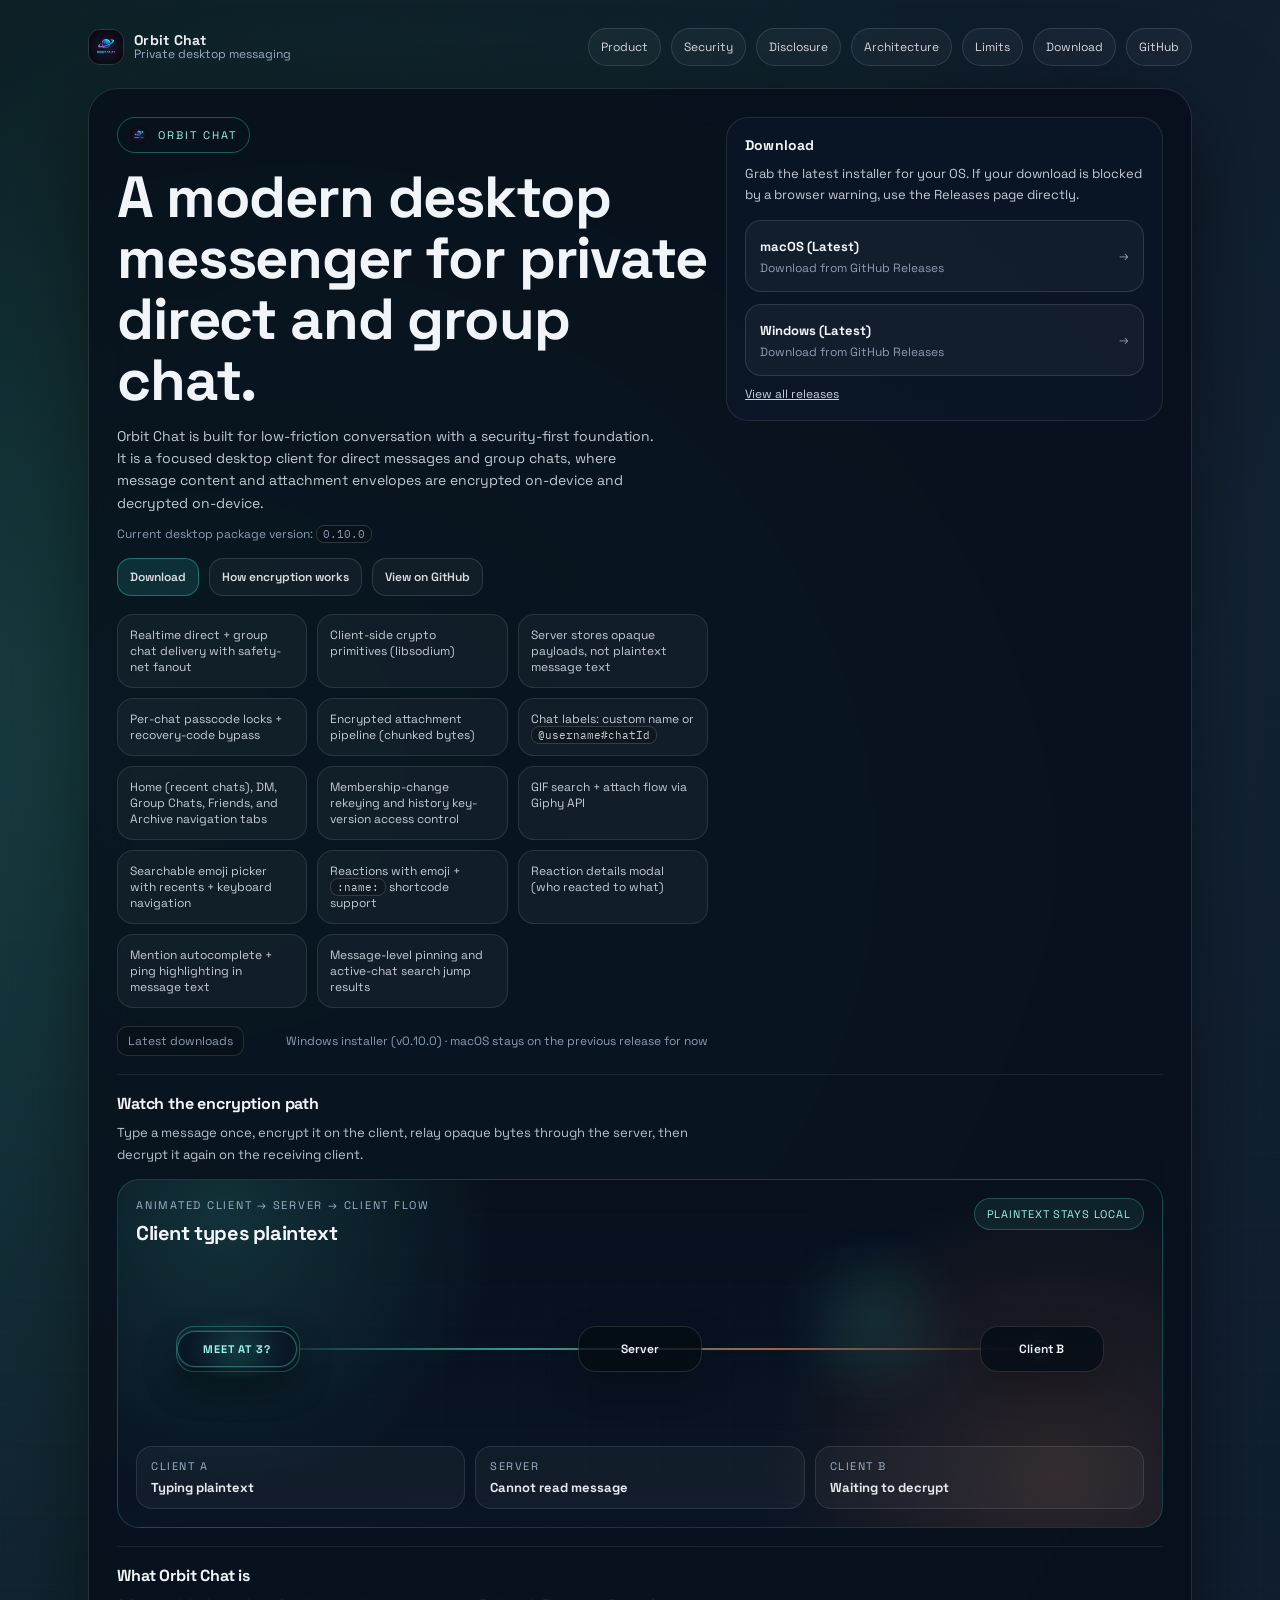
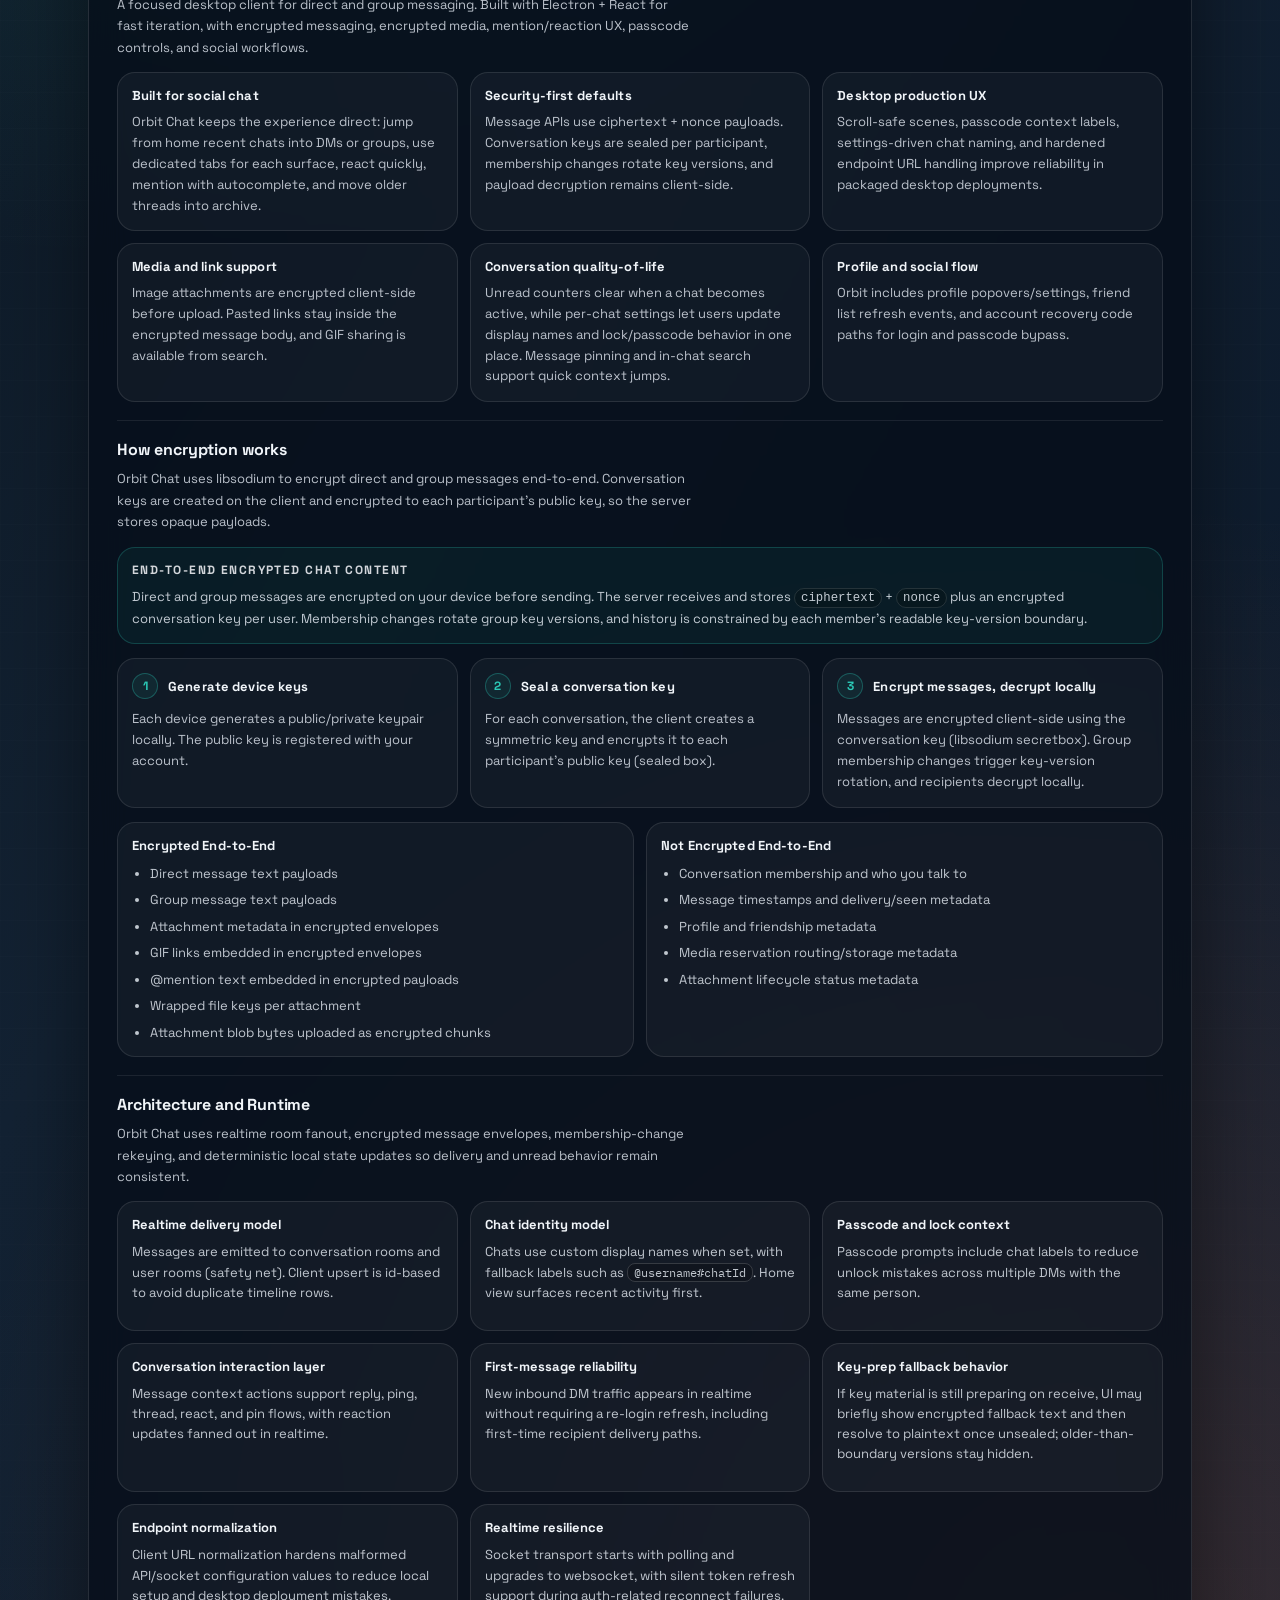
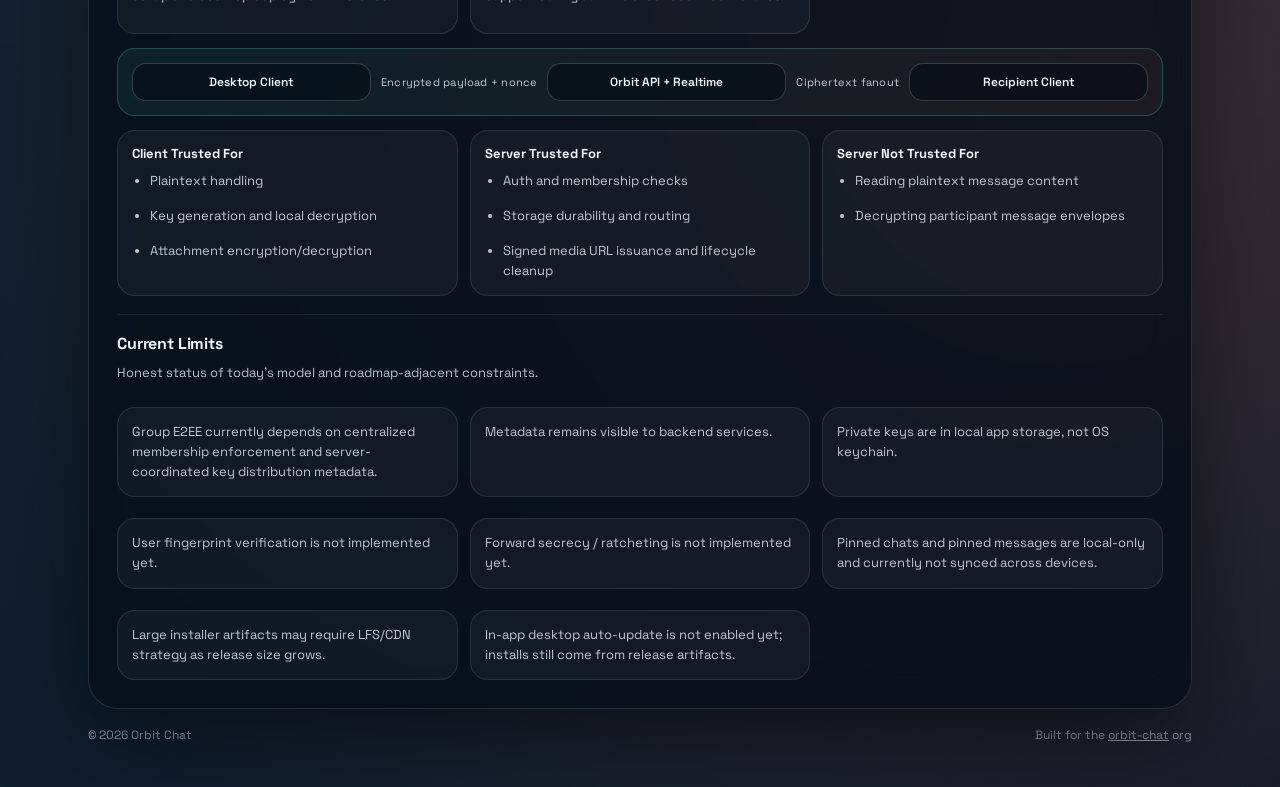
<file: index.html>
<!doctype html>
<html lang="en">
  <head>
    <meta charset="UTF-8" />
    <meta name="viewport" content="width=device-width, initial-scale=1.0" />
    <title>Orbit Chat | Private Desktop Messaging</title>
    <meta
      name="description"
      content="Orbit Chat is a desktop-first private messenger with end-to-end encrypted direct and group chats, reactions, mentions, in-chat search, pinned messages, encrypted attachments, realtime delivery, and passcode-locked chat controls."
    />

    <link rel="icon" href="assets/logo.png" />
    <link rel="preconnect" href="https://fonts.googleapis.com" />
    <link rel="preconnect" href="https://fonts.gstatic.com" crossorigin />
    <link href="https://fonts.googleapis.com/css2?family=Space+Grotesk:wght@400;500;600;700&family=IBM+Plex+Mono:wght@400;500&display=swap" rel="stylesheet" />

    <link rel="stylesheet" href="styles.css" />
  </head>
  <body>
    <div class="bg">
      <div class="container">
        <header class="nav">
          <a class="brand" href="#top" aria-label="Orbit Chat">
            <img class="logo" src="assets/logo.png" alt="Orbit Chat logo" />
            <span class="brand-title">
              <strong>Orbit Chat</strong>
              <span>Private desktop messaging</span>
            </span>
          </a>

          <nav class="nav-links" aria-label="Primary">
            <a class="pill" href="#product">Product</a>
            <a class="pill" href="#security">Security</a>
            <a class="pill" href="security.html">Disclosure</a>
            <a class="pill" href="#architecture">Architecture</a>
            <a class="pill" href="#limits">Limits</a>
            <a class="pill" href="#download">Download</a>
            <a class="pill" href="https://github.com/orbit-chat/orbit-chat" target="_blank" rel="noreferrer">GitHub</a>
          </nav>
        </header>

        <main class="hero" id="top">
          <div class="hero-grid">
            <section>
              <div class="badge">
                <img src="assets/logo.png" alt="" aria-hidden="true" />
                Orbit Chat
              </div>

              <h1>A modern desktop messenger for private direct and group chat.</h1>
              <p class="lede">
                Orbit Chat is built for low-friction conversation with a security-first foundation. It is a focused desktop client for direct
                messages and group chats, where message content and attachment envelopes are encrypted on-device and decrypted on-device.
              </p>
              <p class="small">Current desktop package version: <span class="mono-inline">0.10.0</span></p>

              <div class="cta-row" aria-label="Primary actions">
                <a class="cta primary" href="#download">Download</a>
                <a class="cta" href="#security">How encryption works</a>
                <a class="cta" href="https://github.com/orbit-chat/orbit-chat" target="_blank" rel="noreferrer">View on GitHub</a>
              </div>

              <div class="feature-grid" aria-label="Highlights">
                <div class="feature">Realtime direct + group chat delivery with safety-net fanout</div>
                <div class="feature">Client-side crypto primitives (libsodium)</div>
                <div class="feature">Server stores opaque payloads, not plaintext message text</div>
                <div class="feature">Per-chat passcode locks + recovery-code bypass</div>
                <div class="feature">Encrypted attachment pipeline (chunked bytes)</div>
                <div class="feature">Chat labels: custom name or <span class="mono-inline">@username#chatId</span></div>
                <div class="feature">Home (recent chats), DM, Group Chats, Friends, and Archive navigation tabs</div>
                <div class="feature">Membership-change rekeying and history key-version access control</div>
                <div class="feature">GIF search + attach flow via Giphy API</div>
                <div class="feature">Searchable emoji picker with recents + keyboard navigation</div>
                <div class="feature">Reactions with emoji + <span class="mono-inline">:name:</span> shortcode support</div>
                <div class="feature">Reaction details modal (who reacted to what)</div>
                <div class="feature">Mention autocomplete + ping highlighting in message text</div>
                <div class="feature">Message-level pinning and active-chat search jump results</div>
              </div>

              <div class="footer" style="margin-top: 18px">
                <div class="kbd" id="dl-status">Latest downloads</div>
                <div class="small">Windows installer (v0.10.0) · macOS stays on the previous release for now</div>
              </div>
            </section>

            <aside class="card" id="download">
              <h2>Download</h2>
              <p>
                Grab the latest installer for your OS. If your download is blocked by a browser warning, use the Releases page directly.
              </p>

              <div class="downloads">
                <a
                  id="dl-macos"
                  class="dlbtn"
                  href="https://github.com/orbit-chat/orbit-chat/releases/latest"
                  aria-label="Download Orbit Chat for macOS"
                >
                  <div>
                    <strong>macOS (Latest)</strong>
                    <div><span>Download from GitHub Releases</span></div>
                  </div>
                  <span>→</span>
                </a>

                <a
                  id="dl-windows"
                  class="dlbtn"
                  href="https://github.com/orbit-chat/orbit-chat/releases/latest"
                  aria-label="Download Orbit Chat for Windows"
                >
                  <div>
                    <strong>Windows (Latest)</strong>
                    <div><span>Download from GitHub Releases</span></div>
                  </div>
                  <span>→</span>
                </a>
              </div>

              <div class="dl-meta">
                <a id="dl-all" href="https://github.com/orbit-chat/orbit-chat/releases/latest" target="_blank" rel="noreferrer">View all releases</a>
              </div>
            </aside>
          </div>

          <section class="section encryption-demo" id="encryption-demo" aria-label="Encryption flow visualization">
            <div class="section-head">
              <h2>Watch the encryption path</h2>
              <p class="sublede">
                Type a message once, encrypt it on the client, relay opaque bytes through the server, then decrypt it again on the receiving client.
              </p>
            </div>

            <div class="encryption-card card" data-phase="0">
              <div class="encryption-card-top">
                <div>
                  <div class="encryption-kicker">Animated client → server → client flow</div>
                  <h3 id="encryption-title">Client types plaintext</h3>
                </div>
                <div class="encryption-badge" id="encryption-badge">Plaintext stays local</div>
              </div>

              <div class="encryption-track" id="encryption-track" aria-hidden="true">
                <div class="encryption-line"></div>
                <div class="encryption-node encryption-node-left">Client A</div>
                <div class="encryption-node encryption-node-center">Server</div>
                <div class="encryption-node encryption-node-right">Client B</div>
                <div class="encryption-packet" id="encryption-packet">Meet at 3?</div>
                <div class="encryption-glow"></div>
              </div>

              <div class="encryption-status-grid">
                <div class="encryption-status" id="encryption-left-status">
                  <span>Client A</span>
                  <strong>Typing plaintext</strong>
                </div>
                <div class="encryption-status" id="encryption-server-status">
                  <span>Server</span>
                  <strong>Cannot read message</strong>
                </div>
                <div class="encryption-status" id="encryption-right-status">
                  <span>Client B</span>
                  <strong>Waiting to decrypt</strong>
                </div>
              </div>
            </div>
          </section>

          <section class="section" id="product" aria-label="Product overview">
            <div class="section-head">
              <h2>What Orbit Chat is</h2>
              <p class="sublede">
                A focused desktop client for direct and group messaging. Built with Electron + React for fast iteration, with encrypted messaging,
                encrypted media, mention/reaction UX, passcode controls, and social workflows.
              </p>
            </div>

            <div class="section-grid">
              <div class="panel">
                <h3>Built for social chat</h3>
                <p>
                  Orbit Chat keeps the experience direct: jump from home recent chats into DMs or groups, use dedicated tabs for each surface,
                  react quickly, mention with autocomplete, and move older threads into archive.
                </p>
              </div>
              <div class="panel">
                <h3>Security-first defaults</h3>
                <p>
                  Message APIs use ciphertext + nonce payloads. Conversation keys are sealed per participant, membership changes rotate key
                  versions, and payload decryption remains client-side.
                </p>
              </div>
              <div class="panel">
                <h3>Desktop production UX</h3>
                <p>
                  Scroll-safe scenes, passcode context labels, settings-driven chat naming, and hardened endpoint URL handling improve reliability in
                  packaged desktop deployments.
                </p>
              </div>
            </div>

            <div class="section-grid" style="margin-top: 12px">
              <div class="panel">
                <h3>Media and link support</h3>
                <p>
                  Image attachments are encrypted client-side before upload. Pasted links stay inside the encrypted message body, and GIF sharing is
                  available from search.
                </p>
              </div>
              <div class="panel">
                <h3>Conversation quality-of-life</h3>
                <p>
                  Unread counters clear when a chat becomes active, while per-chat settings let users update display names and lock/passcode behavior
                  in one place. Message pinning and in-chat search support quick context jumps.
                </p>
              </div>
              <div class="panel">
                <h3>Profile and social flow</h3>
                <p>
                  Orbit includes profile popovers/settings, friend list refresh events, and account recovery code paths for login and passcode bypass.
                </p>
              </div>
            </div>
          </section>

          <section class="section" id="security" aria-label="Security and encryption">
            <div class="section-head">
              <h2>How encryption works</h2>
              <p class="sublede">
                Orbit Chat uses libsodium to encrypt direct and group messages end-to-end. Conversation keys are created on the client and encrypted
                to each participant’s public key, so the server stores opaque payloads.
              </p>
            </div>

            <div class="callout" role="note" aria-label="Encryption note">
              <div class="callout-title">End-to-end encrypted chat content</div>
              <div class="callout-body">
                Direct and group messages are encrypted on your device before sending. The server receives and stores
                <span class="mono">ciphertext</span> + <span class="mono">nonce</span> plus an encrypted conversation key per user.
                Membership changes rotate group key versions, and history is constrained by each member’s readable key-version boundary.
              </div>
            </div>

            <div class="steps" aria-label="Encryption steps">
              <div class="step">
                <div class="step-top">
                  <span class="step-num">1</span>
                  <h3>Generate device keys</h3>
                </div>
                <p>
                  Each device generates a public/private keypair locally. The public key is registered with your account.
                </p>
              </div>

              <div class="step">
                <div class="step-top">
                  <span class="step-num">2</span>
                  <h3>Seal a conversation key</h3>
                </div>
                <p>
                  For each conversation, the client creates a symmetric key and encrypts it to each participant’s public key (sealed box).
                </p>
              </div>

              <div class="step">
                <div class="step-top">
                  <span class="step-num">3</span>
                  <h3>Encrypt messages, decrypt locally</h3>
                </div>
                <p>
                  Messages are encrypted client-side using the conversation key (libsodium secretbox). Group membership changes trigger key-version
                  rotation, and recipients decrypt locally.
                </p>
              </div>
            </div>

            <div class="split-lists">
              <div class="list-card">
                <h3>Encrypted End-to-End</h3>
                <ul>
                  <li>Direct message text payloads</li>
                  <li>Group message text payloads</li>
                  <li>Attachment metadata in encrypted envelopes</li>
                  <li>GIF links embedded in encrypted envelopes</li>
                  <li>@mention text embedded in encrypted payloads</li>
                  <li>Wrapped file keys per attachment</li>
                  <li>Attachment blob bytes uploaded as encrypted chunks</li>
                </ul>
              </div>
              <div class="list-card">
                <h3>Not Encrypted End-to-End</h3>
                <ul>
                  <li>Conversation membership and who you talk to</li>
                  <li>Message timestamps and delivery/seen metadata</li>
                  <li>Profile and friendship metadata</li>
                  <li>Media reservation routing/storage metadata</li>
                  <li>Attachment lifecycle status metadata</li>
                </ul>
              </div>
            </div>
          </section>

          <section class="section" id="architecture" aria-label="Architecture details">
            <div class="section-head">
              <h2>Architecture and Runtime</h2>
              <p class="sublede">
                Orbit Chat uses realtime room fanout, encrypted message envelopes, membership-change rekeying, and deterministic local state updates
                so delivery and unread behavior remain consistent.
              </p>
            </div>

            <div class="runtime-grid">
              <div class="runtime-card">
                <h3>Realtime delivery model</h3>
                <p>Messages are emitted to conversation rooms and user rooms (safety net). Client upsert is id-based to avoid duplicate timeline rows.</p>
              </div>
              <div class="runtime-card">
                <h3>Chat identity model</h3>
                <p>Chats use custom display names when set, with fallback labels such as <span class="mono-inline">@username#chatId</span>. Home view surfaces recent activity first.</p>
              </div>
              <div class="runtime-card">
                <h3>Passcode and lock context</h3>
                <p>Passcode prompts include chat labels to reduce unlock mistakes across multiple DMs with the same person.</p>
              </div>
            </div>

            <div class="runtime-grid" style="margin-top: 12px">
              <div class="runtime-card">
                <h3>Conversation interaction layer</h3>
                <p>Message context actions support reply, ping, thread, react, and pin flows, with reaction updates fanned out in realtime.</p>
              </div>
              <div class="runtime-card">
                <h3>First-message reliability</h3>
                <p>New inbound DM traffic appears in realtime without requiring a re-login refresh, including first-time recipient delivery paths.</p>
              </div>
              <div class="runtime-card">
                <h3>Key-prep fallback behavior</h3>
                <p>If key material is still preparing on receive, UI may briefly show encrypted fallback text and then resolve to plaintext once unsealed; older-than-boundary versions stay hidden.</p>
              </div>
              <div class="runtime-card">
                <h3>Endpoint normalization</h3>
                <p>Client URL normalization hardens malformed API/socket configuration values to reduce local setup and desktop deployment mistakes.</p>
              </div>
              <div class="runtime-card">
                <h3>Realtime resilience</h3>
                <p>Socket transport starts with polling and upgrades to websocket, with silent token refresh support during auth-related reconnect failures.</p>
              </div>
            </div>

            <div class="arch-flow" aria-label="System flow overview">
              <div class="flow-node">Desktop Client</div>
              <div class="flow-arrow">Encrypted payload + nonce</div>
              <div class="flow-node">Orbit API + Realtime</div>
              <div class="flow-arrow">Ciphertext fanout</div>
              <div class="flow-node">Recipient Client</div>
            </div>

            <div class="trust-grid">
              <div class="trust-card">
                <h3>Client Trusted For</h3>
                <ul>
                  <li>Plaintext handling</li>
                  <li>Key generation and local decryption</li>
                  <li>Attachment encryption/decryption</li>
                </ul>
              </div>
              <div class="trust-card">
                <h3>Server Trusted For</h3>
                <ul>
                  <li>Auth and membership checks</li>
                  <li>Storage durability and routing</li>
                  <li>Signed media URL issuance and lifecycle cleanup</li>
                </ul>
              </div>
              <div class="trust-card">
                <h3>Server Not Trusted For</h3>
                <ul>
                  <li>Reading plaintext message content</li>
                  <li>Decrypting participant message envelopes</li>
                </ul>
              </div>
            </div>
          </section>

          <section class="section" id="limits" aria-label="Current limits">
            <div class="section-head">
              <h2>Current Limits</h2>
              <p class="sublede">
                Honest status of today’s model and roadmap-adjacent constraints.
              </p>
            </div>

            <div class="limits-grid">
              <div class="limit">Group E2EE currently depends on centralized membership enforcement and server-coordinated key distribution metadata.</div>
              <div class="limit">Metadata remains visible to backend services.</div>
              <div class="limit">Private keys are in local app storage, not OS keychain.</div>
              <div class="limit">User fingerprint verification is not implemented yet.</div>
              <div class="limit">Forward secrecy / ratcheting is not implemented yet.</div>
              <div class="limit">Pinned chats and pinned messages are local-only and currently not synced across devices.</div>
              <div class="limit">Large installer artifacts may require LFS/CDN strategy as release size grows.</div>
              <div class="limit">In-app desktop auto-update is not enabled yet; installs still come from release artifacts.</div>
            </div>
          </section>
        </main>

        <footer class="footer">
          <div>© <span id="year"></span> Orbit Chat</div>
          <div class="small">Built for the <a href="https://github.com/orbit-chat" target="_blank" rel="noreferrer">orbit-chat</a> org</div>
        </footer>
      </div>
    </div>

    <script>
      document.getElementById("year").textContent = String(new Date().getFullYear());

      (() => {
        const prefersReducedMotion = window.matchMedia("(prefers-reduced-motion: reduce)").matches;
        const track = document.getElementById("encryption-track");
        const title = document.getElementById("encryption-title");
        const badge = document.getElementById("encryption-badge");
        const packet = document.getElementById("encryption-packet");
        const leftStatus = document.getElementById("encryption-left-status");
        const serverStatus = document.getElementById("encryption-server-status");
        const rightStatus = document.getElementById("encryption-right-status");

        if (!track || !title || !badge || !packet || !leftStatus || !serverStatus || !rightStatus) return;

        const phases = [
          {
            title: "Client types plaintext",
            badge: "Plaintext stays local",
            packet: "Meet at 3?",
            phase: 0,
            left: "Typing plaintext",
            server: "Cannot read message",
            right: "Waiting to decrypt",
            packetLeft: "10%",
          },
          {
            title: "Client encrypts the message",
            badge: "Ciphertext leaves the device",
            packet: "8f4c…c12a",
            phase: 1,
            left: "Encrypting on-device",
            server: "Relaying opaque bytes",
            right: "Ciphertext in transit",
            packetLeft: "49%",
          },
          {
            title: "Server relays opaque payloads",
            badge: "Server cannot decrypt",
            packet: "opaque payload",
            phase: 2,
            left: "Sent securely",
            server: "Forwarding ciphertext only",
            right: "Still encrypted",
            packetLeft: "50%",
          },
          {
            title: "Client B decrypts locally",
            badge: "Plaintext restored on receive",
            packet: "Meet at 3?",
            phase: 3,
            left: "Done sending",
            server: "Never saw plaintext",
            right: "Plaintext restored",
            packetLeft: "88%",
          },
        ];

        let index = 0;

        const applyPhase = (phase) => {
          track.dataset.phase = String(phase.phase);
          title.textContent = phase.title;
          badge.textContent = phase.badge;
          packet.textContent = phase.packet;
          packet.style.left = phase.packetLeft;
          leftStatus.querySelector("strong").textContent = phase.left;
          serverStatus.querySelector("strong").textContent = phase.server;
          rightStatus.querySelector("strong").textContent = phase.right;
        };

        applyPhase(phases[index]);

        if (prefersReducedMotion) return;

        window.setInterval(() => {
          index = (index + 1) % phases.length;
          applyPhase(phases[index]);
        }, 2600);
      })();
    </script>
  </body>
</html>
</file>
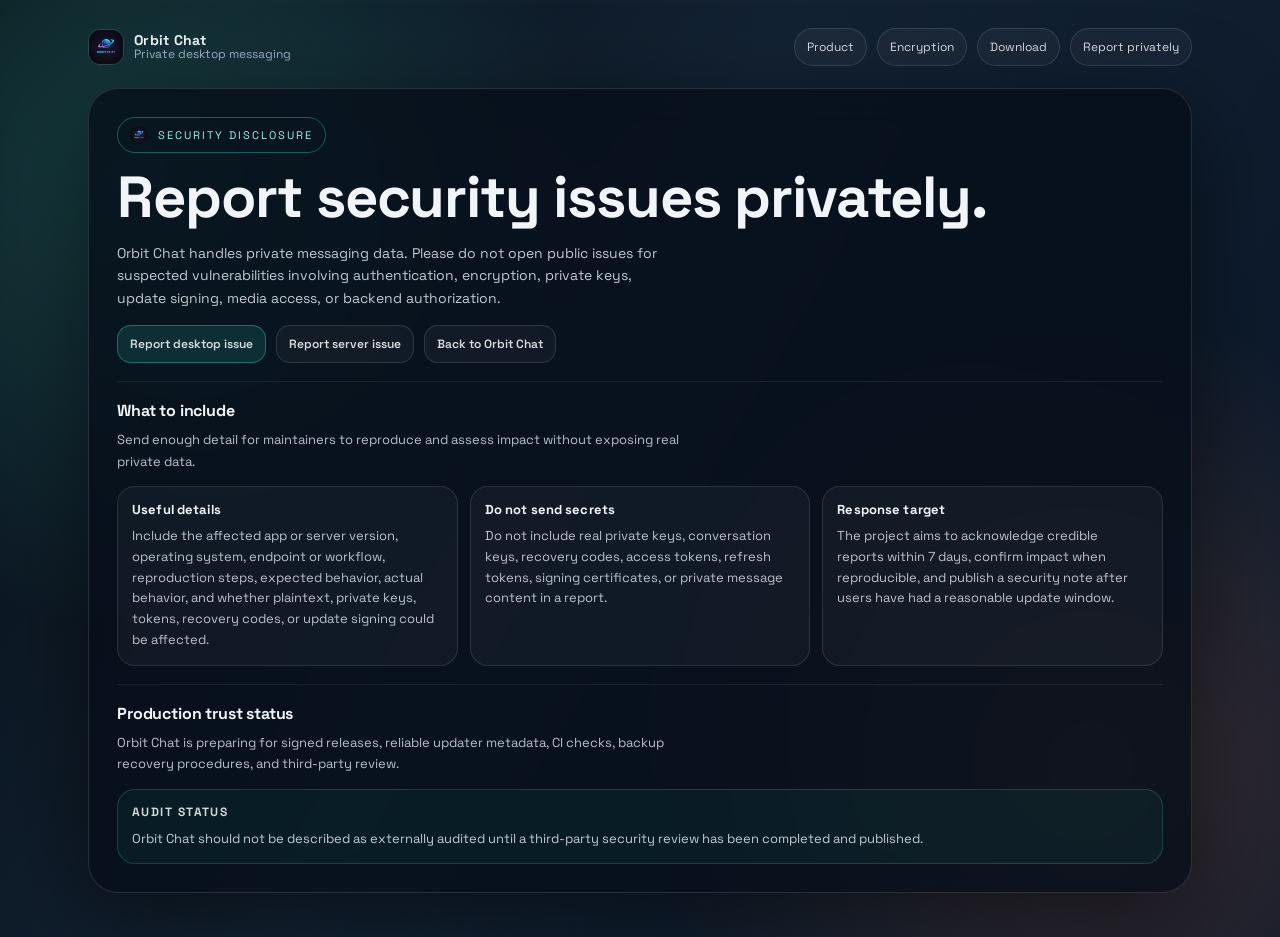
<file: security.html>
<!doctype html>
<html lang="en">
  <head>
    <meta charset="UTF-8" />
    <meta name="viewport" content="width=device-width, initial-scale=1.0" />
    <title>Security Disclosure | Orbit Chat</title>
    <meta
      name="description"
      content="Security disclosure policy for Orbit Chat, including private vulnerability reporting guidance and the current production trust status."
    />

    <link rel="icon" href="assets/logo.png" />
    <link rel="preconnect" href="https://fonts.googleapis.com" />
    <link rel="preconnect" href="https://fonts.gstatic.com" crossorigin />
    <link href="https://fonts.googleapis.com/css2?family=Space+Grotesk:wght@400;500;600;700&family=IBM+Plex+Mono:wght@400;500&display=swap" rel="stylesheet" />
    <link rel="stylesheet" href="styles.css" />
  </head>
  <body>
    <div class="bg">
      <div class="container">
        <header class="nav">
          <a class="brand" href="index.html" aria-label="Orbit Chat">
            <img class="logo" src="assets/logo.png" alt="Orbit Chat logo" />
            <span class="brand-title">
              <strong>Orbit Chat</strong>
              <span>Private desktop messaging</span>
            </span>
          </a>

          <nav class="nav-links" aria-label="Primary">
            <a class="pill" href="index.html#product">Product</a>
            <a class="pill" href="index.html#security">Encryption</a>
            <a class="pill" href="index.html#download">Download</a>
            <a class="pill" href="https://github.com/orbit-chat/orbit-chat/security/advisories/new" target="_blank" rel="noreferrer">Report privately</a>
          </nav>
        </header>

        <main class="hero" id="top">
          <div class="badge">
            <img src="assets/logo.png" alt="" aria-hidden="true" />
            Security Disclosure
          </div>

          <h1>Report security issues privately.</h1>
          <p class="lede">
            Orbit Chat handles private messaging data. Please do not open public issues for suspected vulnerabilities involving authentication,
            encryption, private keys, update signing, media access, or backend authorization.
          </p>

          <div class="cta-row" aria-label="Security actions">
            <a class="cta primary" href="https://github.com/orbit-chat/orbit-chat/security/advisories/new" target="_blank" rel="noreferrer">Report desktop issue</a>
            <a class="cta" href="https://github.com/orbit-chat/orbit-server/security/advisories/new" target="_blank" rel="noreferrer">Report server issue</a>
            <a class="cta" href="index.html">Back to Orbit Chat</a>
          </div>

          <section class="section" aria-label="Disclosure policy">
            <div class="section-head">
              <h2>What to include</h2>
              <p class="sublede">
                Send enough detail for maintainers to reproduce and assess impact without exposing real private data.
              </p>
            </div>

            <div class="section-grid">
              <div class="panel">
                <h3>Useful details</h3>
                <p>
                  Include the affected app or server version, operating system, endpoint or workflow, reproduction steps, expected behavior, actual
                  behavior, and whether plaintext, private keys, tokens, recovery codes, or update signing could be affected.
                </p>
              </div>
              <div class="panel">
                <h3>Do not send secrets</h3>
                <p>
                  Do not include real private keys, conversation keys, recovery codes, access tokens, refresh tokens, signing certificates, or private
                  message content in a report.
                </p>
              </div>
              <div class="panel">
                <h3>Response target</h3>
                <p>
                  The project aims to acknowledge credible reports within 7 days, confirm impact when reproducible, and publish a security note after
                  users have had a reasonable update window.
                </p>
              </div>
            </div>
          </section>

          <section class="section" aria-label="Production trust status">
            <div class="section-head">
              <h2>Production trust status</h2>
              <p class="sublede">
                Orbit Chat is preparing for signed releases, reliable updater metadata, CI checks, backup recovery procedures, and third-party review.
              </p>
            </div>

            <div class="callout" role="note">
              <div class="callout-title">Audit status</div>
              <div class="callout-body">
                Orbit Chat should not be described as externally audited until a third-party security review has been completed and published.
              </div>
            </div>
          </section>
        </main>
      </div>
    </div>
  </body>
</html>
</file>
<file: styles.css>
:root {
  --bg0: #071018;
  --bg1: #0b1420;
  --panel: rgba(6, 14, 25, 0.78);
  --panel2: rgba(12, 24, 41, 0.74);
  --border: rgba(255, 255, 255, 0.12);
  --text: #f1f5f9;
  --muted: #9fb4cc;
  --accent: #47dfc6;
  --accent-warm: #ff8a5b;
  --danger: #fb7185;
  --shadow: 0 24px 90px rgba(0, 0, 0, 0.5);
}

* {
  box-sizing: border-box;
}

html,
body {
  height: 100%;
}

html {
  scroll-behavior: smooth;
}

body {
  margin: 0;
  font-family: "Space Grotesk", "Segoe UI", system-ui, -apple-system, sans-serif;
  color: var(--text);
  background: var(--bg1);
}

a {
  color: inherit;
}

a:focus-visible,
button:focus-visible {
  outline: 2px solid rgba(45, 212, 191, 0.55);
  outline-offset: 2px;
}

.bg {
  min-height: 100vh;
  position: relative;
  overflow: hidden;
  background: var(--bg1);
}

.bg::before {
  content: "";
  position: absolute;
  inset: 0;
  pointer-events: none;
  background:
    radial-gradient(circle at 10% 18%, rgba(71, 223, 198, 0.2), transparent 33%),
    radial-gradient(circle at 86% 82%, rgba(255, 138, 91, 0.18), transparent 34%),
    linear-gradient(120deg, var(--bg0) 0%, #132233 44%, #0a1729 100%);
}

.bg::after {
  content: "";
  position: absolute;
  inset: 0;
  pointer-events: none;
  background-image: linear-gradient(rgba(255, 255, 255, 0.04) 1px, transparent 1px),
    linear-gradient(90deg, rgba(255, 255, 255, 0.03) 1px, transparent 1px);
  background-size: 36px 36px;
  mask-image: radial-gradient(circle at center, black 35%, transparent 100%);
  opacity: 0.28;
}

.container {
  position: relative;
  z-index: 1;
  max-width: 1140px;
  margin: 0 auto;
  padding: 28px 18px 44px;
}

.nav {
  display: flex;
  align-items: center;
  justify-content: space-between;
  gap: 12px;
}

.brand {
  display: inline-flex;
  align-items: center;
  gap: 10px;
  text-decoration: none;
}

.logo {
  width: 36px;
  height: 36px;
  border-radius: 12px;
  object-fit: cover;
  border: 1px solid rgba(255, 255, 255, 0.12);
}

.brand-title {
  display: flex;
  flex-direction: column;
  line-height: 1.1;
}

.brand-title strong {
  font-size: 14px;
  letter-spacing: 0.02em;
}

.brand-title span {
  font-size: 12px;
  color: var(--muted);
}

.nav-links {
  display: inline-flex;
  align-items: center;
  gap: 10px;
}

@media (max-width: 900px) {
  .nav {
    flex-direction: column;
    align-items: flex-start;
    gap: 10px;
  }

  .nav-links {
    width: 100%;
    overflow-x: auto;
    padding-bottom: 2px;
  }
}

.pill {
  display: inline-flex;
  align-items: center;
  gap: 8px;
  padding: 10px 12px;
  border-radius: 999px;
  border: 1px solid rgba(255, 255, 255, 0.12);
  background: rgba(255, 255, 255, 0.04);
  text-decoration: none;
  font-size: 12px;
  color: rgba(229, 231, 235, 0.95);
  transition: transform 260ms cubic-bezier(0.22, 1, 0.36, 1), border-color 260ms ease, background 260ms ease, box-shadow 260ms ease;
}

.pill:hover {
  transform: translateY(-2px);
  border-color: rgba(255, 255, 255, 0.22);
  background: rgba(255, 255, 255, 0.06);
  box-shadow: 0 10px 24px rgba(0, 0, 0, 0.24);
}

.pill:active {
  transform: translateY(-1px) scale(0.99);
}

.hero {
  margin-top: 22px;
  border-radius: 30px;
  border: 1px solid var(--border);
  background: var(--panel);
  box-shadow: var(--shadow);
  backdrop-filter: blur(18px);
  -webkit-backdrop-filter: blur(18px);
  padding: 28px;
}

.hero-grid {
  display: grid;
  gap: 18px;
}

@media (min-width: 920px) {
  .hero-grid {
    grid-template-columns: 1.15fr 0.85fr;
    align-items: start;
  }
}

.badge {
  display: inline-flex;
  align-items: center;
  gap: 10px;
  border-radius: 999px;
  border: 1px solid rgba(45, 212, 191, 0.38);
  padding: 8px 12px;
  font-size: 11px;
  text-transform: uppercase;
  letter-spacing: 0.18em;
  color: #9af4e4;
  width: fit-content;
}

.badge img {
  width: 18px;
  height: 18px;
  border-radius: 999px;
  object-fit: cover;
}

h1 {
  margin: 14px 0 0;
  font-size: 42px;
  line-height: 1.05;
  letter-spacing: -0.02em;
}

@media (min-width: 680px) {
  h1 {
    font-size: 58px;
  }
}

.lede {
  margin: 14px 0 0;
  color: rgba(226, 232, 240, 0.86);
  font-size: 14px;
  line-height: 1.6;
  max-width: 60ch;
}

.cta-row {
  margin-top: 16px;
  display: flex;
  flex-wrap: wrap;
  gap: 10px;
}

.cta {
  display: inline-flex;
  align-items: center;
  justify-content: center;
  padding: 10px 12px;
  border-radius: 14px;
  border: 1px solid rgba(255, 255, 255, 0.12);
  background: rgba(255, 255, 255, 0.04);
  text-decoration: none;
  font-size: 12px;
  font-weight: 600;
  color: rgba(229, 231, 235, 0.95);
  transition: transform 260ms cubic-bezier(0.22, 1, 0.36, 1), border-color 260ms ease, background 260ms ease, box-shadow 260ms ease;
}

.cta:hover {
  transform: translateY(-2px);
  border-color: rgba(255, 255, 255, 0.22);
  background: rgba(255, 255, 255, 0.06);
  box-shadow: 0 10px 24px rgba(0, 0, 0, 0.24);
}

.cta:active {
  transform: translateY(-1px) scale(0.99);
}

.cta.primary {
  border-color: rgba(45, 212, 191, 0.4);
  background: rgba(45, 212, 191, 0.14);
}

.cta.primary:hover {
  border-color: rgba(45, 212, 191, 0.55);
  background: rgba(45, 212, 191, 0.18);
}

.feature-grid {
  margin-top: 18px;
  display: grid;
  gap: 10px;
}

@media (min-width: 640px) {
  .feature-grid {
    grid-template-columns: repeat(2, 1fr);
  }
}

@media (min-width: 980px) {
  .feature-grid {
    grid-template-columns: repeat(3, 1fr);
  }
}

.feature {
  border-radius: 16px;
  border: 1px solid rgba(255, 255, 255, 0.1);
  background: rgba(255, 255, 255, 0.04);
  padding: 12px;
  font-size: 12px;
  color: rgba(226, 232, 240, 0.86);
}

.mono-inline {
  font-family: "IBM Plex Mono", ui-monospace, SFMono-Regular, Menlo, Monaco, Consolas, "Liberation Mono", "Courier New", monospace;
  font-size: 0.92em;
  padding: 1px 6px;
  border-radius: 8px;
  border: 1px solid rgba(255, 255, 255, 0.16);
  background: rgba(0, 0, 0, 0.2);
}

.card {
  border-radius: 22px;
  border: 1px solid rgba(255, 255, 255, 0.1);
  background: var(--panel2);
  padding: 18px;
}

.card h2 {
  margin: 0;
  font-size: 14px;
  letter-spacing: 0.01em;
}

.card p {
  margin: 10px 0 0;
  font-size: 13px;
  line-height: 1.6;
  color: rgba(226, 232, 240, 0.86);
}

.downloads {
  display: grid;
  gap: 12px;
  margin-top: 14px;
}

.dlbtn {
  display: flex;
  align-items: center;
  justify-content: space-between;
  gap: 12px;
  width: 100%;
  border: 1px solid rgba(255, 255, 255, 0.12);
  background: rgba(255, 255, 255, 0.04);
  color: var(--text);
  border-radius: 16px;
  padding: 14px 14px;
  text-decoration: none;
  transition: transform 280ms cubic-bezier(0.22, 1, 0.36, 1), border-color 280ms ease, background 280ms ease, box-shadow 280ms ease;
}

.dlbtn:hover {
  transform: translateY(-2px);
  border-color: rgba(45, 212, 191, 0.35);
  background: rgba(45, 212, 191, 0.07);
  box-shadow: 0 12px 28px rgba(10, 20, 30, 0.35);
}

.dlbtn:active {
  transform: translateY(-1px) scale(0.995);
}

.dlbtn strong {
  font-size: 13px;
}

.section {
  margin-top: 18px;
  padding-top: 18px;
  border-top: 1px solid rgba(255, 255, 255, 0.08);
}

.section-head {
  display: grid;
  gap: 8px;
}

.section h2 {
  margin: 0;
  font-size: 16px;
  letter-spacing: -0.01em;
}

.sublede {
  margin: 0;
  max-width: 72ch;
  color: rgba(226, 232, 240, 0.82);
  font-size: 13px;
  line-height: 1.65;
}

.section-grid {
  margin-top: 14px;
  display: grid;
  gap: 12px;
}

@media (min-width: 860px) {
  .section-grid {
    grid-template-columns: repeat(3, 1fr);
  }
}

.panel {
  border-radius: 18px;
  border: 1px solid rgba(255, 255, 255, 0.1);
  background: rgba(255, 255, 255, 0.04);
  padding: 14px;
}

.panel h3 {
  margin: 0;
  font-size: 13px;
  letter-spacing: 0.01em;
}

.panel p {
  margin: 8px 0 0;
  font-size: 13px;
  line-height: 1.6;
  color: rgba(226, 232, 240, 0.82);
}

.callout {
  margin-top: 14px;
  border-radius: 18px;
  border: 1px solid rgba(45, 212, 191, 0.22);
  background: rgba(45, 212, 191, 0.06);
  padding: 14px;
}

.callout-title {
  font-size: 12px;
  letter-spacing: 0.12em;
  text-transform: uppercase;
  color: rgba(229, 231, 235, 0.92);
  font-weight: 700;
}

.callout-body {
  margin-top: 8px;
  color: rgba(226, 232, 240, 0.86);
  font-size: 13px;
  line-height: 1.65;
}

.mono {
  font-family: ui-monospace, SFMono-Regular, Menlo, Monaco, Consolas, "Liberation Mono", "Courier New", monospace;
  font-size: 0.95em;
  padding: 2px 6px;
  border-radius: 10px;
  border: 1px solid rgba(255, 255, 255, 0.12);
  background: rgba(0, 0, 0, 0.2);
}

.steps {
  margin-top: 14px;
  display: grid;
  gap: 12px;
}

@media (min-width: 860px) {
  .steps {
    grid-template-columns: repeat(3, 1fr);
  }
}

.step {
  border-radius: 18px;
  border: 1px solid rgba(255, 255, 255, 0.1);
  background: rgba(255, 255, 255, 0.04);
  padding: 14px;
}

.step-top {
  display: flex;
  align-items: center;
  gap: 10px;
}

.step-num {
  width: 26px;
  height: 26px;
  border-radius: 999px;
  display: inline-flex;
  align-items: center;
  justify-content: center;
  font-weight: 700;
  font-size: 12px;
  border: 1px solid rgba(45, 212, 191, 0.3);
  color: rgba(45, 212, 191, 0.95);
  background: rgba(45, 212, 191, 0.08);
}

.step h3 {
  margin: 0;
  font-size: 13px;
  letter-spacing: 0.01em;
}

.step p {
  margin: 10px 0 0;
  font-size: 13px;
  line-height: 1.6;
  color: rgba(226, 232, 240, 0.82);
}

.split-lists {
  margin-top: 14px;
  display: grid;
  gap: 12px;
}

@media (min-width: 860px) {
  .split-lists {
    grid-template-columns: repeat(2, 1fr);
  }
}

.list-card {
  border-radius: 18px;
  border: 1px solid rgba(255, 255, 255, 0.1);
  background: rgba(255, 255, 255, 0.04);
  padding: 14px;
}

.list-card h3 {
  margin: 0;
  font-size: 13px;
  letter-spacing: 0.01em;
}

.list-card ul {
  margin: 10px 0 0;
  padding-left: 18px;
  display: grid;
  gap: 7px;
}

.list-card li {
  color: rgba(226, 232, 240, 0.84);
  font-size: 13px;
  line-height: 1.5;
}

.runtime-grid,
.trust-grid,
.limits-grid {
  margin-top: 14px;
  display: grid;
  gap: 12px;
}

@media (min-width: 860px) {
  .runtime-grid,
  .trust-grid,
  .limits-grid {
    grid-template-columns: repeat(3, 1fr);
  }
}

.runtime-card,
.trust-card,
.limit {
  border-radius: 18px;
  border: 1px solid rgba(255, 255, 255, 0.1);
  background: rgba(255, 255, 255, 0.04);
  padding: 14px;
}

.runtime-card h3,
.trust-card h3 {
  margin: 0;
  font-size: 13px;
}

.runtime-card p,
.trust-card li,
.limit {
  margin-top: 9px;
  color: rgba(226, 232, 240, 0.84);
  font-size: 13px;
  line-height: 1.55;
}

.trust-card ul {
  margin: 0;
  padding-left: 18px;
  display: grid;
  gap: 6px;
}

.arch-flow {
  margin-top: 14px;
  border-radius: 18px;
  border: 1px solid rgba(71, 223, 198, 0.26);
  background: linear-gradient(135deg, rgba(71, 223, 198, 0.08), rgba(255, 138, 91, 0.06));
  padding: 14px;
  display: grid;
  gap: 10px;
}

@media (min-width: 860px) {
  .arch-flow {
    grid-template-columns: 1fr auto 1fr auto 1fr;
    align-items: center;
  }
}

.flow-node {
  border: 1px solid rgba(255, 255, 255, 0.18);
  background: rgba(4, 12, 21, 0.62);
  border-radius: 14px;
  padding: 10px;
  text-align: center;
  font-size: 12px;
  font-weight: 600;
}

.flow-arrow {
  text-align: center;
  font-size: 11px;
  color: rgba(203, 213, 225, 0.95);
  letter-spacing: 0.02em;
}

.encryption-demo {
  position: relative;
}

.encryption-card {
  margin-top: 14px;
  position: relative;
  overflow: hidden;
  border: 1px solid rgba(71, 223, 198, 0.2);
  background:
    radial-gradient(circle at 10% 10%, rgba(71, 223, 198, 0.16), transparent 28%),
    radial-gradient(circle at 90% 85%, rgba(255, 138, 91, 0.14), transparent 30%),
    linear-gradient(180deg, rgba(8, 17, 29, 0.94), rgba(10, 22, 36, 0.9));
}

.encryption-card::before {
  content: "";
  position: absolute;
  inset: -1px;
  pointer-events: none;
  background-image: linear-gradient(rgba(255, 255, 255, 0.025) 1px, transparent 1px),
    linear-gradient(90deg, rgba(255, 255, 255, 0.02) 1px, transparent 1px);
  background-size: 36px 36px;
  mask-image: radial-gradient(circle at center, black 34%, transparent 100%);
  opacity: 0.5;
}

.encryption-card-top {
  position: relative;
  z-index: 1;
  display: flex;
  justify-content: space-between;
  gap: 12px;
  align-items: flex-start;
}

.encryption-kicker {
  color: rgba(159, 180, 204, 0.98);
  font-size: 11px;
  text-transform: uppercase;
  letter-spacing: 0.16em;
}

.encryption-card h3 {
  margin: 8px 0 0;
  font-size: 20px;
  letter-spacing: -0.02em;
}

.encryption-badge {
  flex: none;
  border-radius: 999px;
  border: 1px solid rgba(71, 223, 198, 0.28);
  background: rgba(71, 223, 198, 0.08);
  color: #9af4e4;
  font-size: 11px;
  letter-spacing: 0.08em;
  text-transform: uppercase;
  padding: 8px 12px;
}

.encryption-track {
  position: relative;
  height: 170px;
  margin-top: 18px;
  z-index: 1;
}

.encryption-line {
  position: absolute;
  left: 10%;
  right: 10%;
  top: 50%;
  height: 2px;
  transform: translateY(-50%);
  background: linear-gradient(90deg, transparent, rgba(71, 223, 198, 0.65), rgba(255, 138, 91, 0.65), transparent);
  box-shadow: 0 0 24px rgba(71, 223, 198, 0.18);
}

.encryption-line::before,
.encryption-line::after {
  content: "";
  position: absolute;
  top: 50%;
  width: 16px;
  height: 16px;
  border-radius: 999px;
  transform: translateY(-50%);
  border: 1px solid rgba(71, 223, 198, 0.34);
  background: rgba(71, 223, 198, 0.08);
  box-shadow: 0 0 18px rgba(71, 223, 198, 0.2);
}

.encryption-line::before {
  left: -6px;
}

.encryption-line::after {
  right: -6px;
}

.encryption-node {
  position: absolute;
  top: 50%;
  transform: translateY(-50%);
  border-radius: 18px;
  border: 1px solid rgba(255, 255, 255, 0.12);
  background: rgba(4, 12, 21, 0.78);
  padding: 14px 16px;
  font-size: 12px;
  font-weight: 600;
  letter-spacing: 0.01em;
  min-width: 124px;
  text-align: center;
  box-shadow: 0 14px 36px rgba(0, 0, 0, 0.22);
}

.encryption-node::before {
  content: "";
  position: absolute;
  inset: -1px;
  border-radius: inherit;
  pointer-events: none;
  background: linear-gradient(135deg, rgba(71, 223, 198, 0.12), transparent 40%, rgba(255, 255, 255, 0.02));
  opacity: 0;
  transition: opacity 300ms ease;
}

.encryption-node-left {
  left: 4%;
}

.encryption-node-center {
  left: 50%;
  transform: translate(-50%, -50%);
}

.encryption-node-right {
  right: 4%;
}

.encryption-card[data-phase="0"] .encryption-node-left,
.encryption-card[data-phase="1"] .encryption-node-left,
.encryption-card[data-phase="1"] .encryption-node-center,
.encryption-card[data-phase="2"] .encryption-node-center,
.encryption-card[data-phase="2"] .encryption-node-right,
.encryption-card[data-phase="3"] .encryption-node-right {
  border-color: rgba(71, 223, 198, 0.32);
  background: rgba(7, 20, 33, 0.92);
}

.encryption-card[data-phase="0"] .encryption-node-left::before,
.encryption-card[data-phase="1"] .encryption-node-left::before,
.encryption-card[data-phase="1"] .encryption-node-center::before,
.encryption-card[data-phase="2"] .encryption-node-center::before,
.encryption-card[data-phase="2"] .encryption-node-right::before,
.encryption-card[data-phase="3"] .encryption-node-right::before {
  opacity: 1;
}

.encryption-packet {
  position: absolute;
  top: 50%;
  left: 10%;
  transform: translate(-50%, -50%);
  z-index: 2;
  border-radius: 999px;
  border: 1px solid rgba(71, 223, 198, 0.4);
  background: rgba(10, 24, 38, 0.95);
  color: #9af4e4;
  font-size: 11px;
  font-weight: 700;
  letter-spacing: 0.08em;
  text-transform: uppercase;
  padding: 10px 14px;
  min-width: 120px;
  text-align: center;
  box-shadow: 0 0 0 1px rgba(71, 223, 198, 0.12), 0 18px 36px rgba(0, 0, 0, 0.28);
  transition: left 800ms cubic-bezier(0.22, 1, 0.36, 1), border-color 400ms ease, background 400ms ease, color 400ms ease, box-shadow 400ms ease;
}

.encryption-packet::after {
  content: "";
  position: absolute;
  inset: -8px;
  border-radius: inherit;
  background: radial-gradient(circle, rgba(71, 223, 198, 0.18), transparent 68%);
  filter: blur(6px);
  z-index: -1;
}

.encryption-card[data-phase="1"] .encryption-packet {
  background: rgba(8, 20, 34, 0.96);
  color: #d7fbf5;
  border-color: rgba(71, 223, 198, 0.58);
}

.encryption-card[data-phase="2"] .encryption-packet {
  background: rgba(7, 16, 27, 0.98);
  color: rgba(203, 213, 225, 0.95);
  border-color: rgba(255, 255, 255, 0.2);
}

.encryption-card[data-phase="3"] .encryption-packet {
  background: rgba(7, 27, 23, 0.96);
  color: #9af4e4;
  border-color: rgba(71, 223, 198, 0.55);
}

.encryption-glow {
  position: absolute;
  inset: auto 18% 24px auto;
  width: 180px;
  height: 180px;
  border-radius: 999px;
  background: radial-gradient(circle, rgba(71, 223, 198, 0.16), transparent 68%);
  filter: blur(18px);
  opacity: 0.9;
  pointer-events: none;
}

.encryption-status-grid {
  position: relative;
  z-index: 1;
  display: grid;
  gap: 10px;
  margin-top: 12px;
}

@media (min-width: 760px) {
  .encryption-status-grid {
    grid-template-columns: repeat(3, 1fr);
  }
}

.encryption-status {
  border-radius: 16px;
  border: 1px solid rgba(255, 255, 255, 0.1);
  background: rgba(255, 255, 255, 0.04);
  padding: 12px 14px;
}

.encryption-status span {
  display: block;
  font-size: 11px;
  text-transform: uppercase;
  letter-spacing: 0.14em;
  color: rgba(159, 180, 204, 0.98);
}

.encryption-status strong {
  display: block;
  margin-top: 6px;
  font-size: 13px;
  color: rgba(241, 245, 249, 0.95);
}

.dlbtn span {
  font-size: 12px;
  color: rgba(148, 163, 184, 0.95);
}

.dl-meta {
  font-size: 12px;
  color: rgba(148, 163, 184, 0.95);
  margin-top: 10px;
}

.dl-meta a {
  color: rgba(226, 232, 240, 0.9);
  transition: color 220ms ease;
}

.dl-meta a:hover {
  color: #ffffff;
}

.footer {
  margin-top: 18px;
  display: flex;
  flex-wrap: wrap;
  gap: 10px;
  justify-content: space-between;
  align-items: center;
  color: rgba(148, 163, 184, 0.95);
  font-size: 12px;
}

.small {
  font-size: 12px;
  color: rgba(148, 163, 184, 0.95);
}

.kbd {
  border-radius: 10px;
  border: 1px solid rgba(255, 255, 255, 0.12);
  background: rgba(0, 0, 0, 0.2);
  padding: 6px 10px;
  font-size: 12px;
}

@media (prefers-reduced-motion: reduce) {
  html {
    scroll-behavior: auto;
  }

  .pill,
  .cta,
  .dlbtn,
  .dl-meta a {
    transition: none;
  }

  .pill:hover,
  .cta:hover,
  .dlbtn:hover,
  .pill:active,
  .cta:active,
  .dlbtn:active {
    transform: none;
    box-shadow: none;
  }

  .encryption-packet {
    transition: none;
  }
}

@media (max-width: 720px) {
  .encryption-card-top {
    flex-direction: column;
  }

  .encryption-track {
    height: 220px;
  }

  .encryption-node-left {
    top: 20%;
    left: 50%;
    transform: translate(-50%, -50%);
  }

  .encryption-node-center {
    top: 50%;
  }

  .encryption-node-right {
    top: 80%;
    right: auto;
    left: 50%;
    transform: translate(-50%, -50%);
  }

  .encryption-line {
    left: 50%;
    right: auto;
    width: 2px;
    height: 76%;
    top: 12%;
    transform: translateX(-50%);
    background: linear-gradient(180deg, transparent, rgba(71, 223, 198, 0.65), rgba(255, 138, 91, 0.65), transparent);
  }

  .encryption-line::before,
  .encryption-line::after {
    left: 50%;
    top: auto;
    transform: translateX(-50%);
  }

  .encryption-line::before {
    top: -6px;
  }

  .encryption-line::after {
    bottom: -6px;
  }

  .encryption-packet {
    left: 50% !important;
  }
}
</file>
